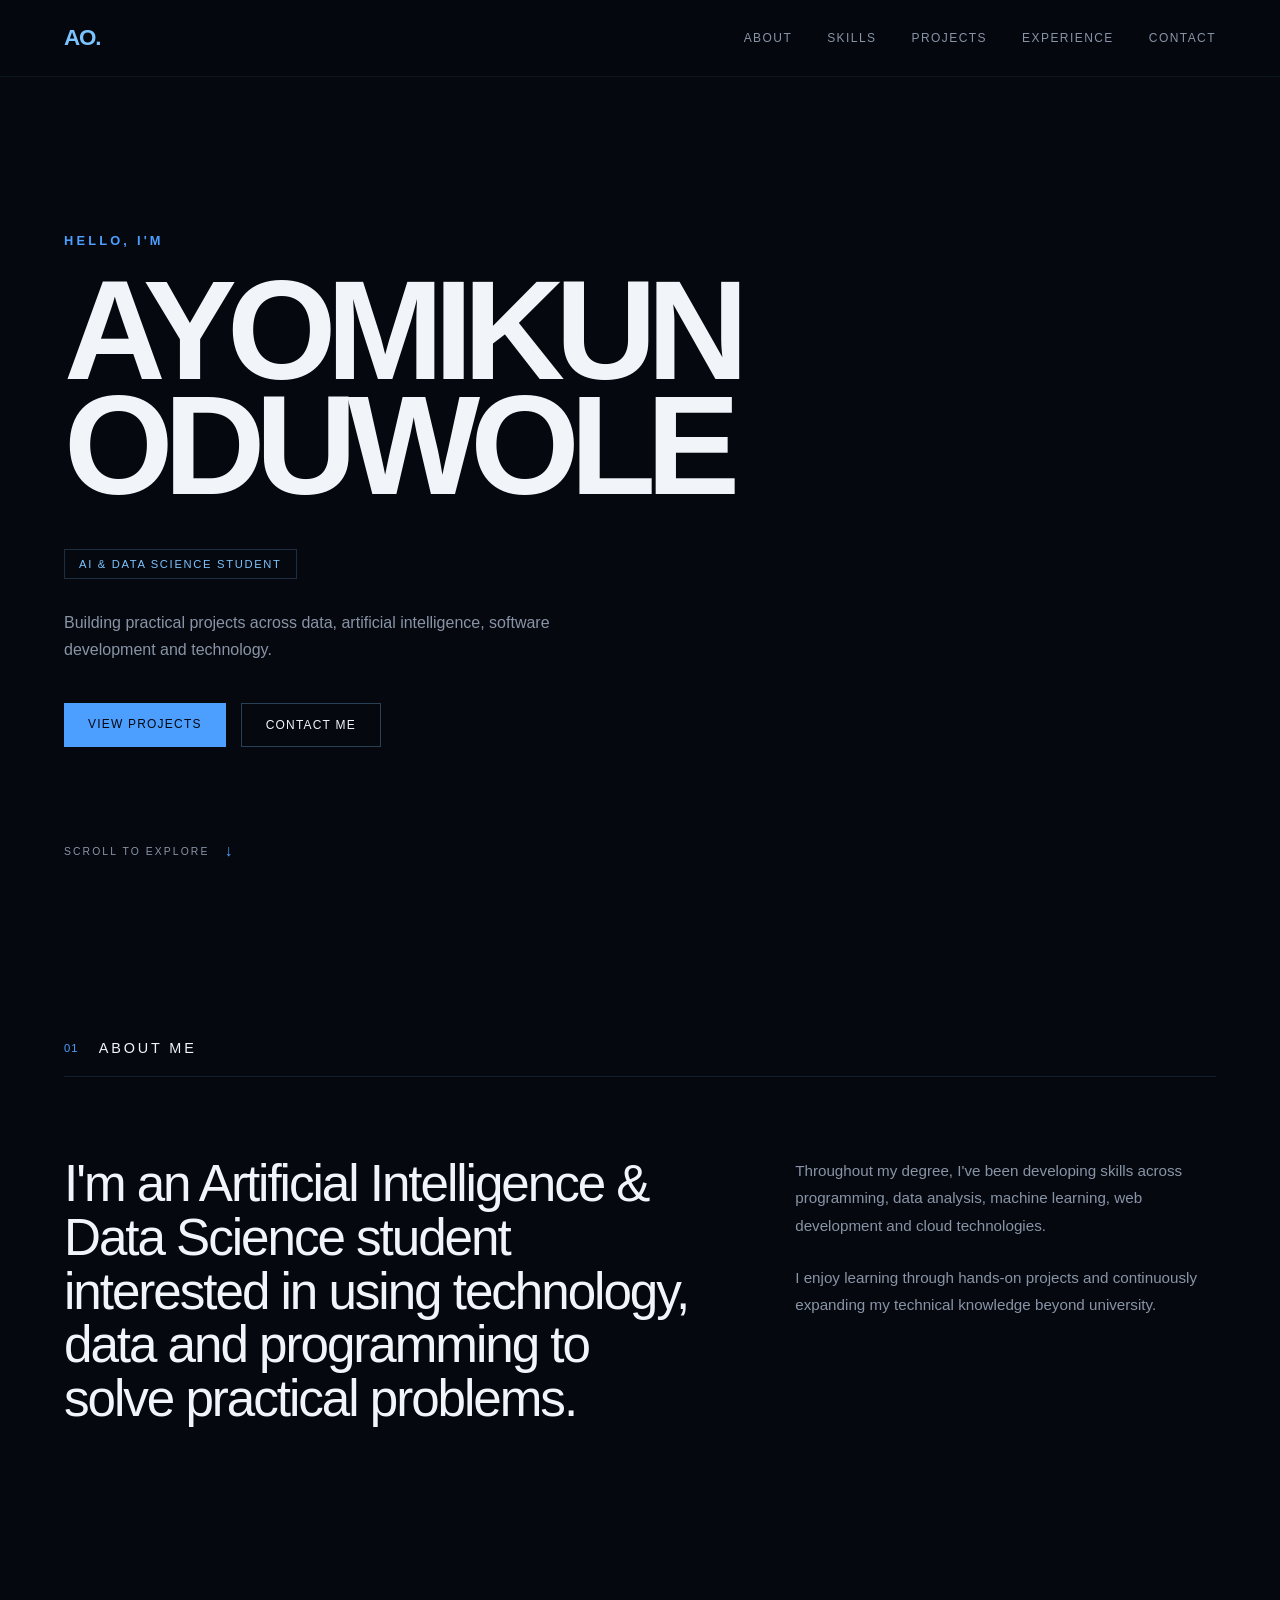
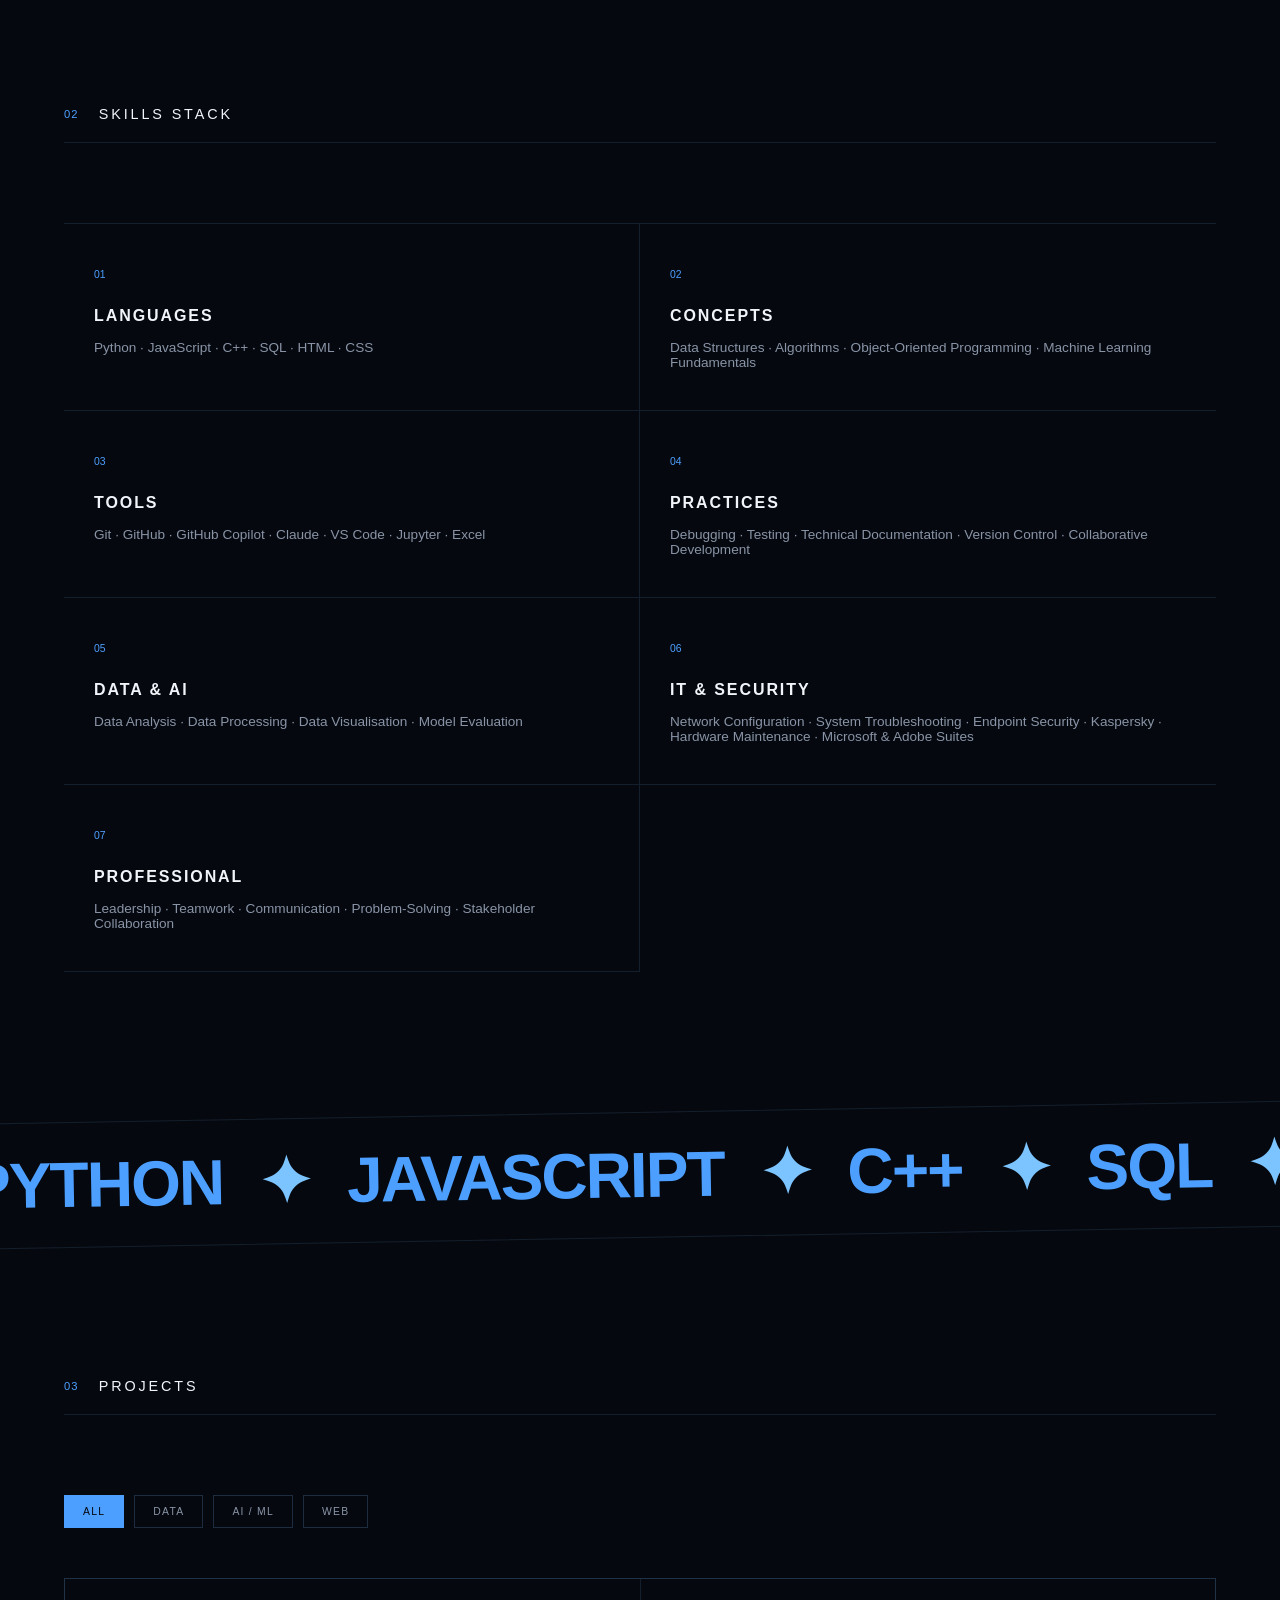
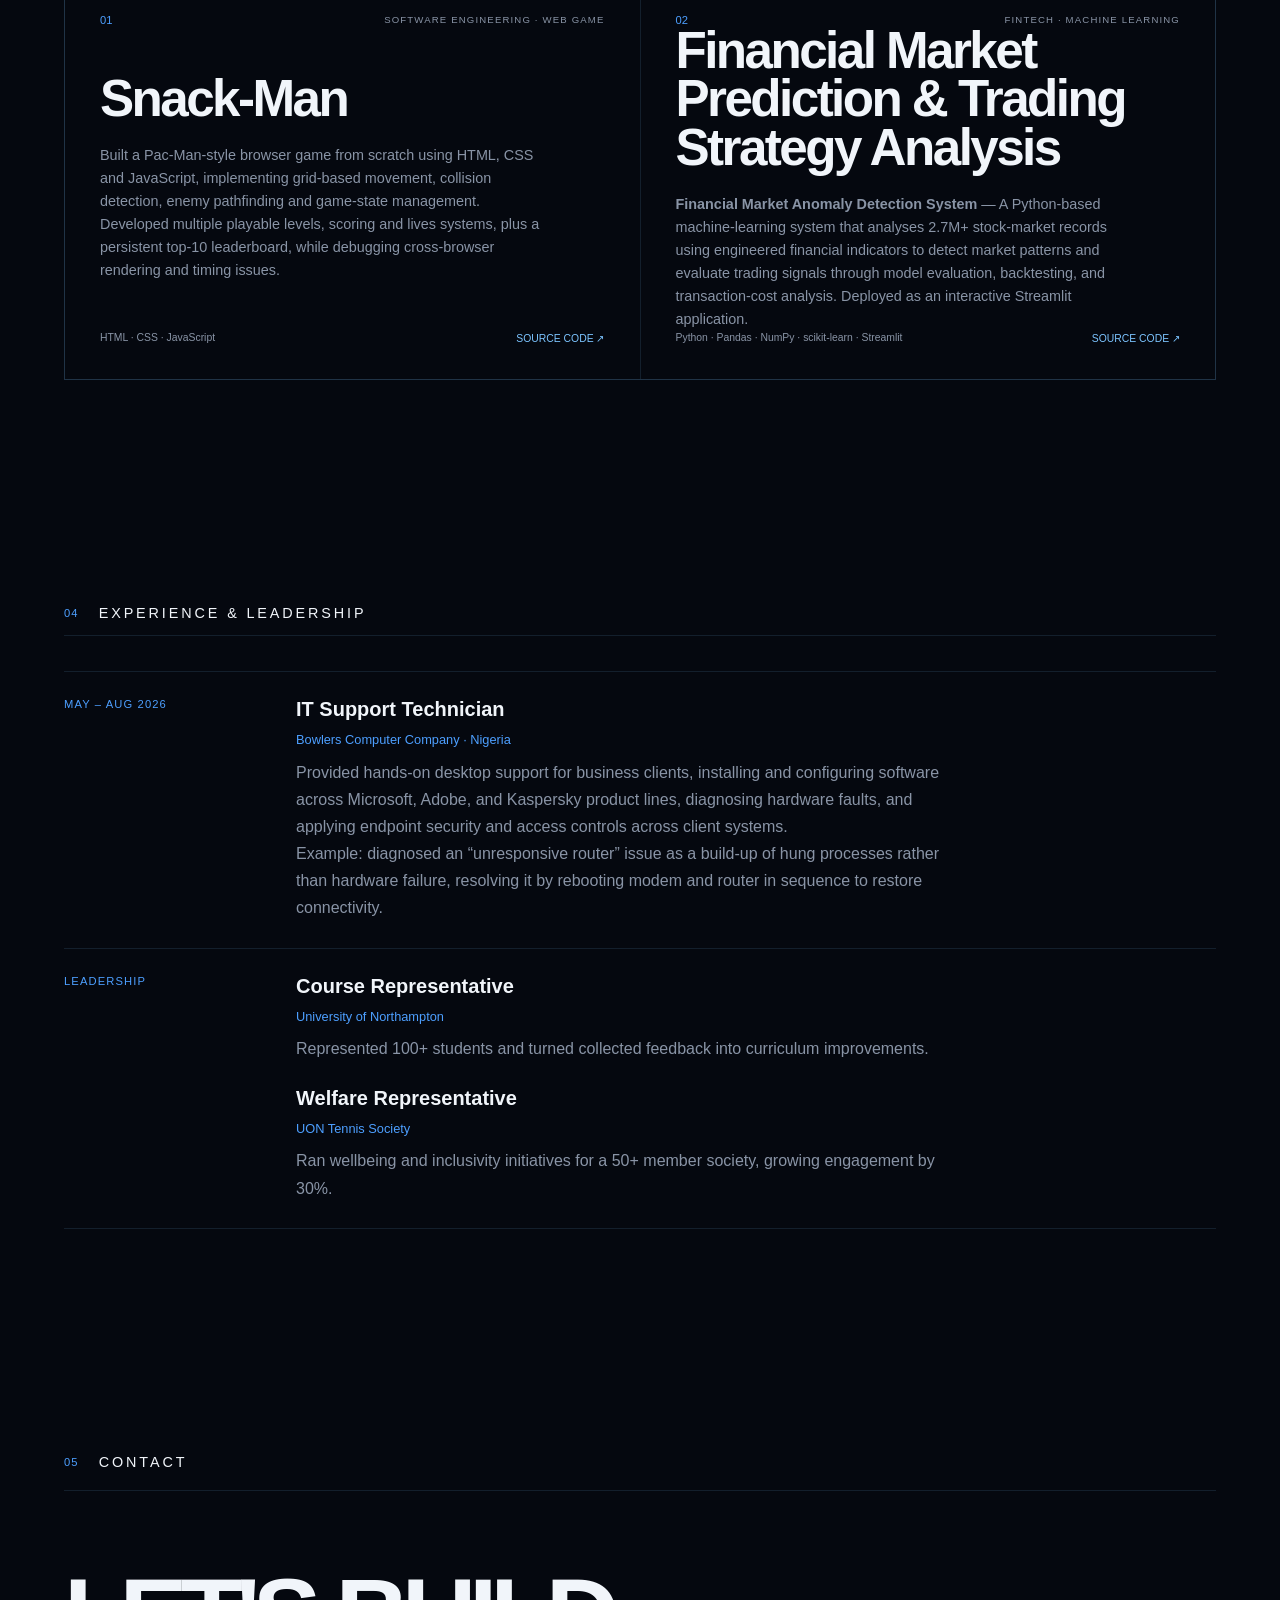
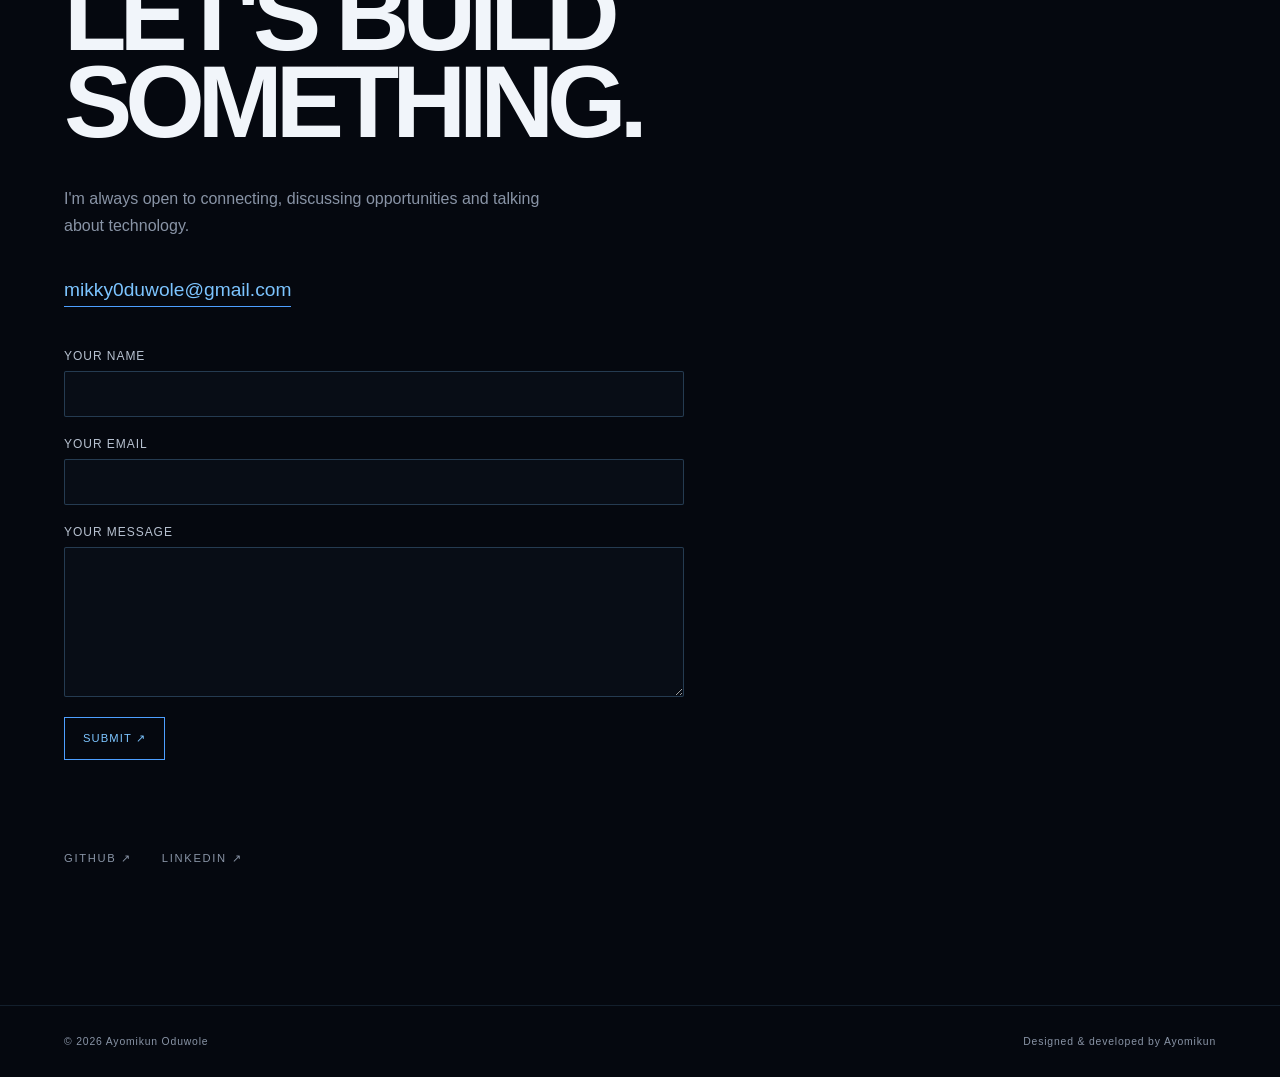
<file: index.html>
<!DOCTYPE html>
<html lang="en">

<head>
    <meta charset="UTF-8">
    <meta name="viewport" content="width=device-width, initial-scale=1.0">

    <meta name="description" content="Ayomikun Oduwole — Artificial Intelligence & Data Science student portfolio.">

    <title>Ayomikun Oduwole | AI & Data Science</title>

    <!-- CSS -->
    <link rel="stylesheet" href="css/main.css">
    <link rel="stylesheet" href="css/responsive.css">
</head>

<body>

    <!-- ==================== NAVIGATION ==================== -->

    <header class="navbar">

        <a href="#home" class="logo">
            AO.
        </a>

        <button class="menu-toggle" aria-label="Open navigation menu">
            ☰
        </button>

        <nav class="nav-links">

            <a href="#about">About</a>

            <a href="#skills">Skills</a>

            <a href="#projects">Projects</a>

            <a href="#experience">Experience</a>

            <a href="#contact">Contact</a>

        </nav>

    </header>


    <main>

        <!-- ==================== HERO ==================== -->

        <section id="home" class="hero">

            <div class="hero-content">

                <p class="hero-greeting">
                    HELLO, I'M
                </p>

                <h1 class="hero-name">
                    AYOMIKUN
                    <br>
                    ODUWOLE
                </h1>

                <div class="hero-role">

                    <span>AI & DATA SCIENCE STUDENT</span>



                </div>

                <p class="hero-description">
                    Building practical projects across data,
                    artificial intelligence, software development
                    and technology.
                </p>

                <div class="hero-buttons">

                    <a href="#projects" class="button primary-button">
                        View Projects
                    </a>

                    <a href="#contact" class="button secondary-button">
                        Contact Me
                    </a>

                </div>

            </div>

            <div class="hero-scroll">

                <span>SCROLL TO EXPLORE</span>

                <span class="scroll-arrow">↓</span>

            </div>

        </section>


        <!-- ==================== ABOUT ==================== -->

        <section id="about" class="section about">

            <div class="section-header">

                <span class="section-number">
                    01
                </span>

                <h2>
                    ABOUT ME
                </h2>

            </div>


            <div class="about-grid">

                <div class="about-introduction">

                    <p>
                        I'm an Artificial Intelligence & Data Science
                        student interested in using technology,
                        data and programming to solve practical problems.
                    </p>

                </div>


                <div class="about-details">

                    <p>
                        Throughout my degree, I've been developing
                        skills across programming, data analysis,
                        machine learning, web development and
                        cloud technologies.
                    </p>

                    <p>
                        I enjoy learning through hands-on projects
                        and continuously expanding my technical
                        knowledge beyond university.
                    </p>

                </div>

            </div>

        </section>


        <!-- ==================== SKILLS STACK ==================== -->

        <section id="skills" class="section skills">
            <div class="section-header">
                <span class="section-number">02</span>
                <h2>SKILLS STACK</h2>
            </div>
            <div class="skills-grid">
                <div class="skill-category"><span class="skill-number">01</span>
                    <h3>LANGUAGES</h3>
                    <p>Python · JavaScript · C++ · SQL · HTML · CSS</p>
                </div>
                <div class="skill-category"><span class="skill-number">02</span>
                    <h3>CONCEPTS</h3>
                    <p>Data Structures · Algorithms · Object-Oriented Programming · Machine Learning Fundamentals</p>
                </div>
                <div class="skill-category"><span class="skill-number">03</span>
                    <h3>TOOLS</h3>
                    <p>Git · GitHub · GitHub Copilot · Claude · VS Code · Jupyter · Excel</p>
                </div>
                <div class="skill-category"><span class="skill-number">04</span>
                    <h3>PRACTICES</h3>
                    <p>Debugging · Testing · Technical Documentation · Version Control · Collaborative Development</p>
                </div>
                <div class="skill-category"><span class="skill-number">05</span>
                    <h3>DATA &amp; AI</h3>
                    <p>Data Analysis · Data Processing · Data Visualisation · Model Evaluation</p>
                </div>
                <div class="skill-category"><span class="skill-number">06</span>
                    <h3>IT &amp; SECURITY</h3>
                    <p>Network Configuration · System Troubleshooting · Endpoint Security · Kaspersky · Hardware
                        Maintenance · Microsoft &amp; Adobe Suites</p>
                </div>
                <div class="skill-category"><span class="skill-number">07</span>
                    <h3>PROFESSIONAL</h3>
                    <p>Leadership · Teamwork · Communication · Problem-Solving · Stakeholder Collaboration</p>
                </div>
            </div>
        </section>

        <!-- ==================== TECH MARQUEE ==================== -->

        <section class="marquee-section">

            <div class="marquee">

                <div class="marquee-content">

                    PYTHON
                    <span>✦</span>

                    JAVASCRIPT
                    <span>✦</span>

                    C++
                    <span>✦</span>

                    SQL
                    <span>✦</span>

                    DATA ANALYSIS
                    <span>✦</span>

                    MACHINE LEARNING
                    <span>✦</span>

                    CSS
                    <span>✦</span>

                    PYTHON
                    <span>✦</span>

                    JAVASCRIPT
                    <span>✦</span>

                    C++
                    <span>✦</span>

                    SQL
                    <span>✦</span>

                </div>

            </div>

        </section>


        <!-- ==================== PROJECTS ==================== -->

        <section id="projects" class="section projects">

            <div class="section-header">

                <span class="section-number">
                    03
                </span>

                <h2>
                    PROJECTS
                </h2>

            </div>


            <!-- Project filters -->

            <div class="project-filters">

                <button class="filter active" data-filter="all">
                    ALL
                </button>

                <button class="filter" data-filter="data">
                    DATA
                </button>

                <button class="filter" data-filter="ai">
                    AI / ML
                </button>

                <button class="filter" data-filter="web">
                    WEB
                </button>

            </div>


            <!-- Project cards -->

            <div class="projects-grid">


                <!-- SNACK-MAN -->
                <article class="project-card" data-category="web">
                    <button class="project-card-trigger" type="button" aria-haspopup="dialog"
                        aria-label="Open Snack-Man project details"></button>
                    <div class="project-top">
                        <span class="project-number">01</span>
                        <span class="project-type">SOFTWARE ENGINEERING · WEB GAME</span>
                    </div>
                    <div class="project-content">
                        <h3>Snack-Man</h3>
                        <p>Built a Pac-Man-style browser game from scratch using HTML, CSS and JavaScript, implementing
                            grid-based movement, collision detection, enemy pathfinding and game-state management.
                            Developed multiple playable levels, scoring and lives systems, plus a persistent top-10
                            leaderboard, while debugging cross-browser rendering and timing issues.</p>
                    </div>
                    <div class="project-footer">
                        <span>HTML · CSS · JavaScript</span>
                        <a class="project-source-link" href="https://github.com/MikkyXCode/Snacck---Man" target="_blank"
                            rel="noopener noreferrer">SOURCE CODE ↗</a>
                    </div>
                    <template class="project-details">
                        <p>A browser-based arcade game inspired by the classic Pac-Man concept, built from scratch using
                            <strong>HTML, CSS and JavaScript</strong>.
                        </p>
                        <p>The project focuses on implementing interactive gameplay, game-state management, collision
                            detection, scoring, multiple levels, enemy behaviour and a persistent leaderboard without
                            relying on a game engine.</p>

                        <h3>Features</h3>
                        <ul>
                            <li>Classic maze-based arcade gameplay</li>
                            <li>Player movement and directional controls</li>
                            <li>Keyboard controls</li>
                            <li>On-screen directional controls</li>
                            <li>Multiple playable maze levels</li>
                            <li>Player lives system</li>
                            <li>Score tracking</li>
                            <li>Collectible points and power-ups</li>
                            <li>Enemy and ghost behaviour</li>
                            <li>Scared-enemy mechanics</li>
                            <li>Collision detection</li>
                            <li>Level progression</li>
                            <li>Increasing enemy difficulty between levels</li>
                            <li>Win and game-over states</li>
                            <li>Player name entry</li>
                            <li>Persistent top-10 leaderboard</li>
                            <li>Score storage using browser <code>localStorage</code></li>
                            <li>Responsive game interface</li>
                        </ul>

                        <h3>How It Works</h3>
                        <p>The game builds the maze programmatically from predefined maze layouts using JavaScript.</p>
                        <p>During gameplay, the system manages:</p>
                        <ul>
                            <li>Player position</li>
                            <li>Enemy positions</li>
                            <li>Lives and score</li>
                            <li>Current level and collectibles</li>
                            <li>Collisions and enemy states</li>
                            <li>Level progression</li>
                        </ul>
                        <p>When the player collects all available points in a maze, the game progresses to the next
                            level. Enemy speed increases as the player advances, creating progressively more difficult
                            gameplay.</p>
                        <p>When an enemy is in a scared state, the player can collect it for additional points rather
                            than losing a life.</p>

                        <h3>Leaderboard</h3>
                        <p>Snack-Man includes a persistent leaderboard implemented using the browser's
                            <code>localStorage</code> API. Players can enter their name after a game and save their
                            score. Scores are sorted from highest to lowest and the system retains the <strong>top 10
                                scores</strong>.
                        </p>
                        <p>This demonstrates client-side data persistence without requiring a backend database.</p>

                        <h3>Technologies</h3>
                        <ul>
                            <li><strong>HTML5</strong> — page structure and game interface</li>
                            <li><strong>CSS3</strong> — layout, styling and responsive presentation</li>
                            <li><strong>JavaScript</strong> — gameplay logic, game state, movement, collision detection,
                                scoring and leaderboard functionality</li>
                            <li><strong>Web Storage API</strong> — persistent local leaderboard data</li>
                            <li><strong>Git and GitHub</strong> — source control and project development</li>
                        </ul>

                        <h3>Project Structure</h3>
                        <pre><code>Snacck---Man/
├── images/
│   └── game assets
├── index.html
├── script.js
└── style.css</code></pre>

                        <h3>Running the Project</h3>
                        <p>Clone the repository:</p>
                        <pre><code>git clone https://github.com/MikkyXCode/Snacck---Man.git</code></pre>
                        <p>Open <code>index.html</code> in a modern web browser.</p>
                        <p>No backend server or additional dependencies are required.</p>

                        <h3>What I Learned</h3>
                        <p>This project strengthened my practical JavaScript and front-end development skills,
                            particularly:</p>
                        <ul>
                            <li>Managing complex application state</li>
                            <li>Implementing game logic</li>
                            <li>Working with arrays and structured data</li>
                            <li>DOM manipulation and event handling</li>
                            <li>Collision detection and progressive difficulty</li>
                            <li>Client-side persistence</li>
                            <li>Building interactive browser applications</li>
                            <li>Debugging and iteratively developing a larger JavaScript codebase</li>
                        </ul>

                        <h3>Author</h3>
                        <p><strong>Ayomikun Oduwole</strong><br>AI &amp; Data Science student interested in AI, Data
                            Science, Software Engineering and Technology.</p>
                        <a href="https://github.com/MikkyXCode/Snacck---Man" target="_blank"
                            rel="noopener noreferrer">View the Snack-Man source code ↗</a>
                    </template>
                </article>

                <!-- FINANCIAL MARKET PREDICTION AND STRATEGY ANALYSIS -->
                <article class="project-card" data-category="data ai">
                    <button class="project-card-trigger" type="button" aria-haspopup="dialog"
                        aria-label="Open Financial Market Prediction project details"></button>
                    <div class="project-top">
                        <span class="project-number">02</span>
                        <span class="project-type">FINTECH · MACHINE LEARNING</span>
                    </div>
                    <div class="project-content">
                        <h3>Financial Market Prediction &amp; Trading Strategy Analysis</h3>
                        <p><strong>Financial Market Anomaly Detection System</strong> — A Python-based machine-learning
                            system that analyses 2.7M+ stock-market records using engineered financial indicators to
                            detect market patterns and evaluate trading signals through model evaluation, backtesting,
                            and transaction-cost analysis. Deployed as an interactive Streamlit application.</p>
                    </div>
                    <div class="project-footer">
                        <span>Python · Pandas · NumPy · scikit-learn · Streamlit</span>
                        <a class="project-source-link"
                            href="https://github.com/MikkyXCode/financial-market-prediction-and-trading-strategy-analysis-syste"
                            target="_blank" rel="noopener noreferrer">SOURCE CODE ↗</a>
                    </div>
                    <template class="project-details">
                        <h3>Overview</h3>
                        <p>This project investigates whether historical stock-market data and technical indicators can
                            predict next-day stock price direction and generate a systematic trading strategy.</p>
                        <p>A machine-learning pipeline cleans and prepares market data, engineers indicators, predicts
                            whether the next trading day's close will rise or fall, compares models against a baseline,
                            backtests the signal, and evaluates risk, trading frequency and transaction-cost
                            sensitivity.</p>
                        <p>The focus is on evaluating the practical usefulness and limitations of machine-learning
                            signals rather than assuming that prediction accuracy translates into profitable trading.
                        </p>

                        <h3>Research Question</h3>
                        <p><em>Can historical technical indicators provide useful machine-learning signals for
                                predicting next-day stock price direction, and do those signals translate into a viable
                                trading strategy after considering risk and transaction costs?</em></p>

                        <h3>Dataset</h3>
                        <p>The dataset contains approximately 2.7 million daily observations across publicly traded
                            companies from January 2000 to February 2026. Variables include ticker, date, open, high,
                            low, close, adjusted close and volume. The raw dataset is excluded because of its size.</p>

                        <h3>Feature Engineering</h3>
                        <ul>
                            <li>Daily return</li>
                            <li>20-day and 50-day moving averages</li>
                            <li>20-day volatility and 10-day momentum</li>
                            <li>Volume change</li>
                            <li>Price relative to the 20-day and 50-day moving averages</li>
                            <li>20-day versus 50-day moving average</li>
                        </ul>
                        <p>The target is the next trading day's closing-price direction: 0 for down and 1 for up. Data
                            was split chronologically into training and testing sets to avoid using future observations
                            during training.</p>

                        <h3>Models</h3>
                        <p>The project evaluates a majority-class baseline, Logistic Regression, Random Forest, improved
                            Random Forest and final Random Forest. The baseline achieved approximately 51.55% test
                            accuracy; the final Random Forest achieved approximately 50.44%. The technical features did
                            not provide strong out-of-sample predictive power for next-day direction.</p>

                        <h3>Trading Strategy and Gross Backtest Results</h3>
                        <p>The final model's predictions become a simple long-only signal: prediction 1 means holding
                            the stock for the following trading day; prediction 0 means remaining in cash. Results are
                            compared with buy-and-hold for each ticker.</p>
                        <div class="project-table-wrap">
                            <table>
                                <thead>
                                    <tr>
                                        <th>Metric</th>
                                        <th>Strategy</th>
                                        <th>Buy &amp; Hold</th>
                                    </tr>
                                </thead>
                                <tbody>
                                    <tr>
                                        <td>Average return</td>
                                        <td>40.84%</td>
                                        <td>74.68%</td>
                                    </tr>
                                    <tr>
                                        <td>Median return</td>
                                        <td>28.78%</td>
                                        <td>44.94%</td>
                                    </tr>
                                    <tr>
                                        <td>Average max drawdown</td>
                                        <td>-38.85%</td>
                                        <td>-45.39%</td>
                                    </tr>
                                    <tr>
                                        <td>Average Sharpe ratio</td>
                                        <td>0.360</td>
                                        <td>0.425</td>
                                    </tr>
                                </tbody>
                            </table>
                        </div>
                        <p>The strategy produced positive gross returns for approximately 68.43% of tested tickers, but
                            outperformed buy-and-hold for approximately 39.83%. These historical backtest results do not
                            indicate future performance.</p>

                        <h3>Transaction-Cost Analysis</h3>
                        <p>Transaction-cost sensitivity was evaluated because the strategy generated frequent position
                            changes.</p>
                        <div class="project-table-wrap">
                            <table>
                                <thead>
                                    <tr>
                                        <th>Assumed cost</th>
                                        <th>Average strategy return</th>
                                    </tr>
                                </thead>
                                <tbody>
                                    <tr>
                                        <td>0%</td>
                                        <td>40.84%</td>
                                    </tr>
                                    <tr>
                                        <td>0.025%</td>
                                        <td>23.93%</td>
                                    </tr>
                                    <tr>
                                        <td>0.05%</td>
                                        <td>9.07%</td>
                                    </tr>
                                    <tr>
                                        <td>0.10%</td>
                                        <td>-15.49%</td>
                                    </tr>
                                    <tr>
                                        <td>0.20%</td>
                                        <td>-49.15%</td>
                                    </tr>
                                </tbody>
                            </table>
                        </div>
                        <p>At an assumed 0.10% cost per position change, approximately 29.03% of tickers retained a
                            positive strategy return. These costs are stress-test assumptions, not actual broker costs.
                        </p>

                        <h3>Key Findings</h3>
                        <ol>
                            <li>The final Random Forest's 50.44% accuracy was below the 51.55% majority-class baseline.
                            </li>
                            <li>Additional price-relative and moving-average features slightly improved the Random
                                Forest over its original feature set, but did not beat the baseline.</li>
                            <li>Average gross strategy performance remained below buy-and-hold.</li>
                            <li>The strategy averaged approximately 511 position changes per ticker, making transaction
                                costs important.</li>
                            <li>Small assumed transaction costs could substantially reduce or reverse returns.</li>
                            <li>The average strategy Sharpe ratio of 0.360 was below buy-and-hold's 0.425.</li>
                        </ol>

                        <h3>Limitations</h3>
                        <ul>
                            <li>The model uses a relatively small set of technical indicators and omits many influences
                                on market behaviour.</li>
                            <li>Historical performance does not guarantee future results and varies across securities
                                and periods.</li>
                            <li>The backtest does not model every trading constraint, market impact, bid-ask spreads or
                                slippage in full detail.</li>
                            <li>Transaction costs are simulated, and results are averaged across tickers rather than
                                forming a capital-weighted portfolio.</li>
                            <li>Retraining the final Random Forest on the full dataset is computationally expensive on
                                lower-memory systems.</li>
                        </ul>

                        <h3>Technologies</h3>
                        <p>Python, Pandas, NumPy, scikit-learn, Matplotlib, Jupyter Notebook, Streamlit and VS Code.</p>

                        <h3>Project Structure</h3>
                        <pre><code>Financial market prediction and strategy analysis/
├── app.py
├── app_data/
│   ├── app_project_metrics.json
│   ├── app_transaction_cost_sensitivity.csv
│   └── ticker_performance_summary.csv
├── data/
│   └── readme.md
├── notebook/
│   └── financial_market_prediction.ipynb
├── results/
│   ├── confusion_matrix.png
│   ├── model_accuracy_comparison.png
│   ├── risk_comparison.png
│   ├── strategy_return_distribution.png
│   ├── strategy_vs_buy_and_hold.png
│   └── transaction_cost_sensitivity.png
├── src/
│   └── README.md
├── .gitignore
├── requirements.txt
└── README.md</code></pre>
                        <p>The Streamlit app uses compact per-ticker summaries in <code>app_data/</code>; it does not
                            require the row-level source data or retrain the model when it starts. The full source
                            dataset is excluded from the repository because of its size.</p>

                        <h3>Run the Interactive Demo</h3>
                        <p>From the project root, install dependencies and start Streamlit:</p>
                        <pre><code>pip install -r requirements.txt
streamlit run app.py</code></pre>

                        <h3>Reproducibility</h3>
                        <p>The Jupyter Notebook documents data loading and cleaning, feature engineering, train/test
                            splitting, model development and evaluation, backtesting, risk analysis, transaction-cost
                            analysis, and conclusions. The raw dataset is excluded because of its size.</p>

                        <h3>Disclaimer</h3>
                        <p>This educational machine-learning and quantitative-analysis project is not financial advice.
                            Historical backtest results should not be interpreted as a prediction of future investment
                            performance.</p>
                        <a href="https://financial-market-anomaly-detection-system-hykywmragkzmip9p6jj2.streamlit.app/"
                            target="_blank" rel="noopener noreferrer">Streamlit App ↗</a>
                    </template>
                </article>

            </div>

            <dialog class="project-dialog" id="project-dialog" aria-labelledby="project-dialog-title">
                <div class="project-dialog-header">
                    <h2 id="project-dialog-title"></h2>
                    <button class="project-dialog-close" type="button"
                        aria-label="Close project details">&times;</button>
                </div>
                <div class="project-dialog-content"></div>
            </dialog>

        </section>


        <!-- ==================== EXPERIENCE ==================== -->

        <section id="experience" class="section experience">

            <div class="section-header">

                <span class="section-number">
                    04
                </span>

                <h2>
                    EXPERIENCE &amp; LEADERSHIP
                </h2>

            </div>


            <div class="experience-list">
                <article class="experience-item">
                    <div class="experience-date">MAY – AUG 2026</div>
                    <div class="experience-content">
                        <h3>IT Support Technician</h3>
                        <p class="experience-organization">Bowlers Computer Company · Nigeria</p>
                        <p>Provided hands-on desktop support for business clients, installing and configuring software
                            across Microsoft, Adobe, and Kaspersky product lines, diagnosing hardware faults, and
                            applying endpoint security and access controls across client systems.</p>

                        <p>Example: diagnosed an “unresponsive router” issue as a build-up of hung processes rather than
                            hardware failure, resolving it by rebooting modem and router in sequence to restore
                            connectivity.</p>
                    </div>
                </article>

                <article class="experience-item">
                    <div class="experience-date">LEADERSHIP</div>
                    <div class="experience-content">
                        <h3>Course Representative</h3>
                        <p class="experience-organization">University of Northampton</p>
                        <p>Represented 100+ students and turned collected feedback into curriculum improvements.</p>

                        <h3 class="leadership-role">Welfare Representative</h3>
                        <p class="experience-organization">UON Tennis Society</p>
                        <p>Ran wellbeing and inclusivity initiatives for a 50+ member society, growing engagement by
                            30%.</p>
                    </div>
                </article>
            </div>
        </section>


        <!-- ==================== CONTACT ==================== -->

        <section id="contact" class="section contact">

            <div class="section-header">

                <span class="section-number">
                    05
                </span>

                <h2>
                    CONTACT
                </h2>

            </div>


            <div class="contact-content">

                <h2>
                    LET'S BUILD
                    <br>
                    SOMETHING.
                </h2>

                <p>
                    I'm always open to connecting, discussing
                    opportunities and talking about technology.
                </p>


                <a href="mailto:mikky0duwole@gmail.com" class="contact-email">

                    mikky0duwole@gmail.com

                </a>

                <form class="contact-form" id="contact-form" action="https://formsubmit.co/mikky0duwole@gmail.com"
                    method="POST">
                    <input type="hidden" name="_subject" value="New message from your portfolio">
                    <input type="text" name="_honey" tabindex="-1" autocomplete="off" class="contact-honeypot"
                        aria-hidden="true">
                    <div class="contact-form-field">
                        <label for="contact-name">Your name</label>
                        <input id="contact-name" name="name" type="text" autocomplete="name" maxlength="100" required>
                    </div>
                    <div class="contact-form-field">
                        <label for="contact-sender-email">Your email</label>
                        <input id="contact-sender-email" name="email" type="email" autocomplete="email"
                            inputmode="email" pattern="[^@\s]+@[^@\s]+\.[^@\s]+"
                            title="Enter an email address with a domain, such as name@example.com." required>
                    </div>
                    <div class="contact-form-field">
                        <label for="contact-message">Your message</label>
                        <textarea id="contact-message" name="message" rows="6" maxlength="3000" required></textarea>
                    </div>
                    <button class="contact-submit" type="submit">SUBMIT ↗</button>
                    <p class="contact-form-status" id="contact-form-status" role="status" aria-live="polite"></p>
                </form>


                <div class="social-links">

                    <a href="https://github.com/mikkyxcode" target="_blank">
                        GitHub ↗
                    </a>

                    <a href="https://www.linkedin.com/in/ayoxcode/" target="_blank">
                        LinkedIn ↗
                    </a>

                </div>

            </div>

        </section>

    </main>


    <!-- ==================== FOOTER ==================== -->

    <footer class="footer">

        <p>
            © 2026 Ayomikun Oduwole
        </p>

        <p>
            Designed & developed by Ayomikun
        </p>

    </footer>


    <!-- JavaScript -->

    <script src="js/script.js"></script>

</body>

</html>
</file>
<file: css/main.css>
/* =========================================================
   PORTFOLIO WEBSITE — MAIN STYLES
   Author: Ayomikun Oduwole
   Purpose: Main desktop and general website styling
========================================================= */


/* =========================================================
   1. RESET & GLOBAL STYLES
========================================================= */

/* 
   Remove the browser's default spacing and make sizing
   more predictable across the entire website.
*/
* {
    margin: 0;
    padding: 0;
    box-sizing: border-box;
}


/* Enable smooth scrolling when clicking navigation links */
html {
    scroll-behavior: smooth;
}


/* 
   General styling for the entire page.
   The dark background is the main colour of the portfolio.
*/
body {
    background: #05080F;
    color: #F1F5FA;

    font-family: Arial, Helvetica, sans-serif;

    /* Prevent horizontal scrolling caused by animations */
    overflow-x: hidden;
}


/* Remove the default underline from links */
a {
    color: inherit;
    text-decoration: none;
}


/* Make buttons use the same font as the rest of the website */
button {
    font: inherit;
}


/* =========================================================
   2. NAVIGATION
========================================================= */

/*
   The navigation stays at the top of the screen while
   the user scrolls.
*/
.navbar {
    position: fixed;

    top: 0;
    left: 0;

    width: 100%;

    /* Space inside the navigation */
    padding: 25px 5%;

    /* Place logo on the left and links on the right */
    display: flex;
    align-items: center;
    justify-content: space-between;

    /* Keeps navigation above other content */
    z-index: 1000;

    /*
       Slightly transparent background allows some of
       the page behind it to show through.
    */
    background: rgba(5, 8, 15, 0.75);

    /*
       Creates a blurred glass-like effect behind
       the navigation.
    */
    backdrop-filter: blur(12px);

    /* Subtle line underneath the navbar */
    border-bottom: 1px solid rgba(124, 196, 255, 0.08);
}


/* AO logo */
.logo {
    font-size: 1.4rem;

    font-weight: 800;

    /* Pulls the letters slightly closer together */
    letter-spacing: -0.05em;

    /* Electric blue */
    color: #7CC4FF;

    /* Makes the colour change smoothly on hover */
    transition: 0.3s ease;
}


/* Change logo colour when the user hovers over it */
.logo:hover {
    color: #4D9FFF;
}


/*
   Desktop navigation links are displayed horizontally.
*/
.nav-links {
    display: flex;

    gap: 35px;
}


/* Individual navigation links */
.nav-links a {
    position: relative;

    font-size: 0.75rem;

    /* Adds spacing between letters */
    letter-spacing: 0.12em;

    text-transform: uppercase;

    color: #8994A6;

    transition: color 0.3s ease;
}


/*
   Creates the small animated underline underneath
   navigation links.
*/
.nav-links a::after {
    content: "";

    position: absolute;

    left: 0;

    /* Places the line slightly underneath the text */
    bottom: -7px;

    /* Starts with no visible width */
    width: 0;

    height: 1px;

    background: #4D9FFF;

    transition: width 0.3s ease;
}


/* Navigation text becomes brighter on hover */
.nav-links a:hover {
    color: #F1F5FA;
}


/*
   When the link is hovered, the underline expands
   from 0% to 100%.
*/
.nav-links a:hover::after {
    width: 100%;
}


/*
   Hamburger button.

   It is hidden on desktop and will be displayed
   through responsive.css on mobile.
*/
.menu-toggle {
    display: none;

    background: none;

    border: none;

    color: #F1F5FA;

    font-size: 1.5rem;

    cursor: pointer;
}


/* =========================================================
   3. HERO SECTION
========================================================= */

/*
   The hero is the first major section users see.

   min-height: 100vh means it takes at least the full
   height of the user's screen.
*/
.hero {
    min-height: 100vh;

    padding: 160px 5% 80px;

    /* Allows us to vertically position the content */
    display: flex;

    flex-direction: column;

    justify-content: center;

    position: relative;
}


/* Prevent the hero text from becoming excessively wide */
.hero-content {
    max-width: 1200px;
}


/* Small "HELLO, I'M" text */
.hero-greeting {
    margin-bottom: 25px;

    color: #4D9FFF;

    font-size: 0.8rem;

    font-weight: 700;

    letter-spacing: 0.25em;
}


/*
   Large hero name.

   clamp() allows the text size to automatically
   change depending on the screen width.
*/
.hero-name {
    font-size: clamp(4rem, 11vw, 10rem);

    /* Tight line spacing creates the editorial look */
    line-height: 0.82;

    /* Pulls the letters closer together */
    letter-spacing: -0.07em;

    font-weight: 800;

    max-width: 1100px;
}


/*
   Contains the two labels underneath the name:
   "AI & DATA SCIENCE" and "STUDENT".
*/
.hero-role {
    margin-top: 45px;

    display: flex;

    gap: 15px;

    /* Allows the labels to wrap on smaller screens */
    flex-wrap: wrap;
}


/* Individual role labels */
.hero-role span {
    padding: 8px 14px;

    /* Thin blue border */
    border: 1px solid rgba(124, 196, 255, 0.2);

    color: #7CC4FF;

    font-size: 0.7rem;

    letter-spacing: 0.15em;
}


/* Short description underneath the hero */
.hero-description {
    max-width: 550px;

    margin-top: 30px;

    color: #8994A6;

    line-height: 1.7;

    font-size: 1rem;
}


/* Container for the hero buttons */
.hero-buttons {
    display: flex;

    gap: 15px;

    margin-top: 40px;
}


/* General button styling */
.button {
    padding: 14px 24px;

    font-size: 0.75rem;

    letter-spacing: 0.1em;

    text-transform: uppercase;

    transition: all 0.3s ease;
}


/*
   Main CTA button.

   This is the brighter, more noticeable button.
*/
.primary-button {
    background: #4D9FFF;

    color: #05080F;
}


/* Slightly brighter blue when hovered */
.primary-button:hover {
    background: #7CC4FF;

    /* Moves the button slightly upwards */
    transform: translateY(-3px);
}


/*
   Secondary button uses an outline rather than
   a filled background.
*/
.secondary-button {
    border: 1px solid rgba(124, 196, 255, 0.3);

    color: #F1F5FA;
}


.secondary-button:hover {
    border-color: #4D9FFF;

    color: #7CC4FF;

    transform: translateY(-3px);
}


/*
   Small "SCROLL TO EXPLORE" indicator at the
   bottom of the hero.
*/
.hero-scroll {
    position: absolute;

    bottom: 40px;

    left: 5%;

    display: flex;

    align-items: center;

    gap: 15px;

    color: #8994A6;

    font-size: 0.65rem;

    letter-spacing: 0.2em;
}


/* Blue arrow underneath the hero */
.scroll-arrow {
    color: #4D9FFF;

    font-size: 1rem;

    /* Uses the animation defined below */
    animation: scrollBounce 2s infinite;
}


/*
   Makes the arrow move slightly up and down.
*/
@keyframes scrollBounce {

    0%,
    100% {
        transform: translateY(0);
    }

    50% {
        transform: translateY(7px);
    }
}


/* =========================================================
   4. GENERAL SECTION STYLING
========================================================= */

/*
   All major sections use this class.

   max-width prevents content from becoming too wide
   on very large monitors.
*/
.section {
    padding: 140px 5%;

    max-width: 1500px;

    margin: 0 auto;
}


/*
   Section title layout.

   Example:

   01   ABOUT ME
   --------------------
*/
.section-header {
    display: flex;

    align-items: center;

    gap: 20px;

    margin-bottom: 80px;

    padding-bottom: 20px;

    border-bottom: 1px solid rgba(124, 196, 255, 0.12);
}


/* Blue section number */
.section-number {
    color: #4D9FFF;

    font-size: 0.7rem;

    letter-spacing: 0.1em;
}


/* Section title */
.section-header h2 {
    font-size: 0.9rem;

    letter-spacing: 0.2em;

    font-weight: 500;
}


/* =========================================================
   5. ABOUT SECTION
========================================================= */

/*
   Two-column layout:

   Left  = large introduction
   Right = supporting information
*/
.about-grid {
    display: grid;

    grid-template-columns: 1.5fr 1fr;

    gap: 100px;
}


/*
   Large statement in the About section.
*/
.about-introduction p {
    font-size: clamp(2rem, 4vw, 4rem);

    line-height: 1.05;

    letter-spacing: -0.04em;
}


/* Supporting About information */
.about-details {
    color: #8994A6;

    line-height: 1.8;

    font-size: 0.95rem;
}


/* Adds spacing between multiple paragraphs */
.about-details p+p {
    margin-top: 25px;
}


/* =========================================================
   6. SKILLS STACK
========================================================= */

/*
   Displays skill categories in a two-column grid.
*/
.skills-grid {
    display: grid;

    grid-template-columns: repeat(2, 1fr);

    border-top: 1px solid rgba(124, 196, 255, 0.12);
}


/* Individual skill category */
.skill-category {
    padding: 40px 30px;

    border-bottom: 1px solid rgba(124, 196, 255, 0.12);

    transition: background 0.3s ease;
}


/*
   Adds a vertical dividing line to the left-hand
   column.
*/
.skill-category:nth-child(odd) {
    border-right: 1px solid rgba(124, 196, 255, 0.12);
}


/* Slightly lighter background when hovering */
.skill-category:hover {
    background: #0A101A;
}


/* Small number above each skill category */
.skill-number {
    color: #4D9FFF;

    font-size: 0.65rem;
}


/* Skill category title */
.skill-category h3 {
    margin-top: 25px;

    font-size: 1rem;

    letter-spacing: 0.12em;
}


/* Technologies within the category */
.skill-category p {
    margin-top: 15px;

    color: #8994A6;

    font-size: 0.85rem;
}


/* =========================================================
   7. MOVING TECHNOLOGY MARQUEE
========================================================= */

/*
   This creates the large moving strip containing
   technologies such as Python, JavaScript and AWS.
*/
.marquee-section {
    overflow: hidden;

    border-top: 1px solid rgba(124, 196, 255, 0.12);

    border-bottom: 1px solid rgba(124, 196, 255, 0.12);

    padding: 25px 0;

    /*
       Slight rotation creates the experimental
       editorial appearance.
    */
    transform: rotate(-1deg);

    width: 105%;

    margin-left: -2.5%;
}


/* Prevents the moving content from wrapping */
.marquee {
    overflow: hidden;

    white-space: nowrap;
}


/*
   The actual text that moves across the screen.
*/
.marquee-content {
    display: inline-block;

    color: #4D9FFF;

    font-size: clamp(2rem, 5vw, 5rem);

    font-weight: 700;

    letter-spacing: -0.03em;

    /*
       Runs the marquee animation continuously.
    */
    animation: marquee 25s linear infinite;
}


/* Makes the star separators brighter */
.marquee-content span {
    color: #7CC4FF;

    margin: 0 20px;
}


/*
   Moves the technology text from right to left.
*/
@keyframes marquee {

    from {
        transform: translateX(0);
    }

    to {
        transform: translateX(-50%);
    }

}


/* =========================================================
   8. PROJECTS
========================================================= */


/*
   Container for the project filter buttons.
*/
.project-filters {
    display: flex;

    gap: 10px;

    margin-bottom: 50px;

    flex-wrap: wrap;
}


/* Individual filter button */
.filter {
    background: transparent;

    border: 1px solid rgba(124, 196, 255, 0.2);

    color: #8994A6;

    padding: 10px 18px;

    font-size: 0.65rem;

    letter-spacing: 0.12em;

    cursor: pointer;

    transition: 0.3s ease;
}


/*
   Active filter and hovered filter both use
   the electric blue background.
*/
.filter:hover,
.filter.active {
    background: #4D9FFF;

    border-color: #4D9FFF;

    color: #05080F;
}


/*
   Project grid.

   Two projects per row on desktop.
*/
.projects-grid {
    display: grid;

    grid-template-columns: repeat(2, 1fr);

    gap: 1px;

    /*
       The background colour creates the thin
       dividing lines between cards.
    */
    background: rgba(124, 196, 255, 0.12);

    border: 1px solid rgba(124, 196, 255, 0.12);
}


/* Individual project card */
.project-card {
    position: relative;
    min-height: 400px;

    padding: 35px;

    background: #05080F;

    display: flex;

    flex-direction: column;

    justify-content: space-between;

    transition: all 0.4s ease;
}


.project-card-trigger {
    position: absolute;
    inset: 0;
    z-index: 1;
    width: 100%;
    height: 100%;
    border: 0;
    background: transparent;
    cursor: pointer;
}

.project-card-trigger:focus-visible {
    outline: 2px solid #7CC4FF;
    outline-offset: -7px;
}

/* Project card hover effect */
.project-card:hover {
    background: #0A101A;

    transform: translateY(-5px);
}


/*
   Top of project card.

   Number goes left.
   Project category goes right.
*/
.project-top {
    display: flex;

    justify-content: space-between;
}


/* Project number */
.project-number {
    color: #4D9FFF;

    font-size: 0.7rem;
}


/* Project category */
.project-type {
    color: #8994A6;

    font-size: 0.6rem;

    letter-spacing: 0.12em;
}


/* Large project title */
.project-content h3 {
    font-size: clamp(2rem, 4vw, 4rem);

    letter-spacing: -0.05em;

    line-height: 0.95;
}


/* Project description */
.project-content p {
    max-width: 450px;

    margin-top: 20px;

    color: #8994A6;

    line-height: 1.6;

    font-size: 0.9rem;
}


/*
   Bottom row of the project card.

   Technologies on the left.
   Project link on the right.
*/
.project-footer {
    display: flex;

    justify-content: space-between;

    align-items: center;

    gap: 20px;

    color: #8994A6;

    font-size: 0.65rem;
}


/* Project link */
.project-link {
    color: #7CC4FF;

    letter-spacing: 0.1em;

    transition: 0.3s ease;
}


/* Moves the arrow/link slightly when hovered */
.project-link:hover {
    color: #4D9FFF;

    transform: translateX(5px);
}


/* Project source link stays above the full-card details button. */
.project-source-link {
    position: relative;
    z-index: 2;
    color: #7CC4FF;
    white-space: nowrap;
}

.project-source-link:hover {
    color: #4D9FFF;
}

.project-dialog {
    width: min(720px, calc(100% - 32px));
    max-height: min(80vh, 760px);
    margin: auto;
    padding: 32px;
    overflow-y: auto;
    border: 1px solid rgba(124, 196, 255, 0.3);
    background: #080D16;
    color: #F1F5FA;
}

.project-dialog::backdrop {
    background: rgba(0, 0, 0, 0.78);
    backdrop-filter: blur(5px);
}

.project-dialog-header {
    display: flex;
    align-items: flex-start;
    justify-content: space-between;
    gap: 24px;
    margin-bottom: 24px;
}

.project-dialog-header h2 {
    font-size: clamp(1.5rem, 4vw, 2.4rem);
    line-height: 1.1;
}

.project-dialog-close {
    flex: 0 0 auto;
    border: 0;
    background: transparent;
    color: #8994A6;
    font-size: 2rem;
    line-height: 1;
    cursor: pointer;
}

.project-dialog-close:hover,
.project-dialog-close:focus-visible {
    color: #F1F5FA;
}

.project-dialog-content h3 {
    margin: 24px 0 10px;
    color: #7CC4FF;
    font-size: 1rem;
}

.project-dialog-content p {
    margin: 0 0 16px;
    color: #B7C1D0;
    line-height: 1.7;
}

.project-dialog-content ul,
.project-dialog-content ol {
    margin: 0 0 20px;
    padding-left: 24px;
    color: #B7C1D0;
    line-height: 1.7;
}

.project-dialog-content li {
    margin-bottom: 5px;
}

.project-table-wrap {
    max-width: 100%;
    margin: 12px 0 20px;
    overflow-x: auto;
}

.project-dialog-content table {
    width: 100%;
    border-collapse: collapse;
    color: #B7C1D0;
    font-size: 0.9rem;
    text-align: left;
}

.project-dialog-content th,
.project-dialog-content td {
    padding: 10px 12px;
    border-bottom: 1px solid rgba(124, 196, 255, 0.18);
    white-space: nowrap;
}

.project-dialog-content th {
    color: #7CC4FF;
    font-weight: 600;
}

.project-dialog-content pre {
    margin: 12px 0 20px;
    padding: 16px;
    overflow-x: auto;
    border: 1px solid rgba(124, 196, 255, 0.18);
    background: #05080F;
    color: #B7C1D0;
    line-height: 1.6;
}

.project-dialog-content a {
    display: inline-block;
    margin: 8px 18px 0 0;
    color: #7CC4FF;
}

.project-dialog-content a:hover {
    color: #B7DFFF;
}

/* =========================================================
   9. EXPERIENCE
========================================================= */

/*
   Top border separates the experience list
   from the section heading.
*/
.experience-list {
    border-top: 1px solid rgba(124, 196, 255, 0.12);
}

.experience {
    padding-top: 85px;
    padding-bottom: 85px;
}

.experience .section-header {
    margin-bottom: 35px;
    padding-bottom: 14px;
}


/*
   Each experience entry uses two columns:

   LEFT  = date
   RIGHT = role/details
*/
.experience-item {
    display: grid;

    grid-template-columns: 200px 1fr;

    gap: 50px;

    padding: 50px 0;

    border-bottom: 1px solid rgba(124, 196, 255, 0.12);
}

.experience .experience-item {
    gap: 32px;
    padding: 26px 0;
}


/* Experience date */
.experience-date {
    color: #4D9FFF;

    font-size: 0.7rem;

    letter-spacing: 0.1em;
}


/* Experience title */
.experience-content h3 {
    font-size: 1.25rem;

    margin-bottom: 8px;
}

.experience-content .leadership-role {
    margin-top: 24px;
}

.experience-organization {
    margin-bottom: 8px;
    color: #4D9FFF !important;
    font-size: 0.8rem;
}


/* Experience description */
.experience-content p {
    color: #8994A6;

    line-height: 1.7;

    max-width: 650px;
}


/* =========================================================
   10. CONTACT SECTION
========================================================= */

/*
   Makes the contact section tall enough to feel
   like a final call-to-action.
*/
.contact {
    min-height: 80vh;

    display: flex;

    flex-direction: column;

    justify-content: center;
}


/* Large contact heading */
.contact-content h2 {
    font-size: clamp(3rem, 8vw, 8rem);

    line-height: 0.85;

    letter-spacing: -0.07em;
}


/* Contact description */
.contact-content>p {
    max-width: 500px;

    margin-top: 40px;

    color: #8994A6;

    line-height: 1.7;
}


/* Email address */
.contact-email {
    display: inline-block;

    margin-top: 40px;

    color: #7CC4FF;

    font-size: 1.2rem;

    border-bottom: 1px solid #4D9FFF;

    padding-bottom: 5px;
}

.contact-form {
    display: grid;
    gap: 20px;
    width: min(100%, 620px);
    margin-top: 42px;
}

.contact-honeypot {
    position: absolute;
    left: -10000px;
    width: 1px;
    height: 1px;
    overflow: hidden;
}

.contact-form-field {
    display: grid;
    gap: 8px;
}

.contact-form-field label {
    color: #B7C1D0;
    font-size: 0.75rem;
    letter-spacing: 0.08em;
    text-transform: uppercase;
}

.contact-form-field input,
.contact-form-field textarea {
    width: 100%;
    padding: 13px 14px;
    border: 1px solid rgba(124, 196, 255, 0.25);
    border-radius: 2px;
    background: #080D16;
    color: #F1F5FA;
    font: inherit;
}

.contact-form-field textarea {
    min-height: 150px;
    resize: vertical;
}

.contact-form-field input:focus,
.contact-form-field textarea:focus {
    outline: 2px solid #4D9FFF;
    outline-offset: 2px;
}

.contact-submit {
    justify-self: start;
    padding: 14px 18px;
    border: 1px solid #4D9FFF;
    background: transparent;
    color: #7CC4FF;
    font-size: 0.7rem;
    letter-spacing: 0.1em;
    cursor: pointer;
    transition: background 0.2s ease, color 0.2s ease;
}

.contact-submit:hover,
.contact-submit:focus-visible {
    background: #4D9FFF;
    color: #05080F;
}

.contact-submit:disabled {
    cursor: wait;
    opacity: 0.65;
}

.contact-form-status {
    min-height: 1.5em;
    margin: 0;
    color: #B7C1D0;
    font-size: 0.9rem;
    line-height: 1.5;
}


/* GitHub and LinkedIn container */
.social-links {
    display: flex;

    gap: 30px;

    margin-top: 50px;
}


/* Social links */
.social-links a {
    color: #8994A6;

    font-size: 0.7rem;

    letter-spacing: 0.15em;

    text-transform: uppercase;

    transition: 0.3s ease;
}


/* Social links become blue when hovered */
.social-links a:hover {
    color: #7CC4FF;
}


/* =========================================================
   11. FOOTER
========================================================= */

.footer {
    padding: 30px 5%;

    border-top: 1px solid rgba(124, 196, 255, 0.12);

    display: flex;

    justify-content: space-between;

    color: #8994A6;

    font-size: 0.65rem;

    letter-spacing: 0.08em;
}
</file>
<file: css/responsive.css>
/* =========================================================
   PORTFOLIO WEBSITE — RESPONSIVE STYLES
   Purpose: Adjust the layout for tablets and mobile devices
========================================================= */


/* =========================================================
   TABLET — Screens up to 900px
========================================================= */

@media (max-width: 900px) {

    /*
       Reduce the spacing between navigation links
       on smaller screens.
    */
    .nav-links {
        gap: 20px;
    }


    /*
       Change About section from two columns
       into one column.
    */
    .about-grid {
        grid-template-columns: 1fr;

        gap: 50px;
    }


    /*
       Project cards become one per row.
    */
    .projects-grid {
        grid-template-columns: 1fr;
    }


    /*
       Reduce the width of the date column
       in the experience section.
    */
    .experience-item {
        grid-template-columns: 150px 1fr;

        gap: 30px;
    }

}


/* =========================================================
   MOBILE — Screens up to 650px
========================================================= */

@media (max-width: 650px) {


    /* =========================================
       MOBILE NAVIGATION
    ========================================= */

    /*
       Reduce navbar padding on smaller screens.
    */
    .navbar {
        padding: 20px 5%;
    }


    /*
       Display the hamburger button on mobile.
    */
    .menu-toggle {
        display: block;
    }


    /*
       Turn the desktop navigation into a
       vertical dropdown menu.
    */
    .nav-links {
        position: absolute;

        top: 100%;

        left: 0;

        width: 100%;

        padding: 30px 5%;

        background: #05080F;

        border-bottom: 1px solid rgba(124, 196, 255, 0.12);

        flex-direction: column;

        gap: 25px;

        /*
           Hidden until JavaScript adds the
           "active" class.
        */
        display: none;
    }


    /*
       JavaScript will add this class when
       the hamburger button is clicked.
    */
    .nav-links.active {
        display: flex;
    }


    /* =========================================
       MOBILE HERO
    ========================================= */

    /*
       Reduce the amount of empty space above
       the hero content.
    */
    .hero {
        padding-top: 130px;
    }


    /*
       Make the large name fit comfortably
       on mobile screens.
    */
    .hero-name {
        font-size: clamp(3.5rem, 17vw, 6rem);
    }


    /*
       Reduce spacing between the name and
       role labels.
    */
    .hero-role {
        margin-top: 30px;
    }


    /*
       Slightly reduce the description size.
    */
    .hero-description {
        font-size: 0.9rem;
    }


    /*
       Stack the hero buttons vertically.
    */
    .hero-buttons {
        flex-direction: column;

        align-items: flex-start;
    }


    /*
       Remove the scroll indicator on mobile
       to keep the screen uncluttered.
    */
    .hero-scroll {
        display: none;
    }


    /* =========================================
       MOBILE SECTIONS
    ========================================= */

    /*
       Reduce vertical spacing between sections.
    */
    .section {
        padding: 100px 5%;
    }


    /*
       Reduce spacing below section headings.
    */
    .section-header {
        margin-bottom: 50px;
    }


    /* =========================================
       MOBILE ABOUT
    ========================================= */

    .about-introduction p {
        font-size: 2.2rem;
    }


    /* =========================================
       MOBILE SKILLS
    ========================================= */

    /*
       Change skills from two columns
       to one column.
    */
    .skills-grid {
        grid-template-columns: 1fr;
    }


    /*
       Remove the vertical dividing line because
       there is no longer a second column.
    */
    .skill-category:nth-child(odd) {
        border-right: none;
    }


    /* =========================================
       MOBILE PROJECTS
    ========================================= */

    /*
       Make project cards slightly smaller
       on mobile.
    */
    .project-card {
        min-height: 350px;

        padding: 25px;
    }


    /*
       Stack the technologies and project link
       vertically.
    */
    .project-footer {
        flex-direction: column;

        align-items: flex-start;
    }


    /* =========================================
       MOBILE EXPERIENCE
    ========================================= */

    /*
       Stack the experience date and description.
    */
    .experience-item {
        grid-template-columns: 1fr;

        gap: 15px;

        padding: 35px 0;
    }


    /* =========================================
       MOBILE CONTACT
    ========================================= */

    .contact-content h2 {
        font-size: 3.5rem;
    }


    /* =========================================
       MOBILE FOOTER
    ========================================= */

    /*
       Stack the footer information vertically.
    */
    .footer {
        flex-direction: column;

        gap: 10px;
    }

}
</file>
